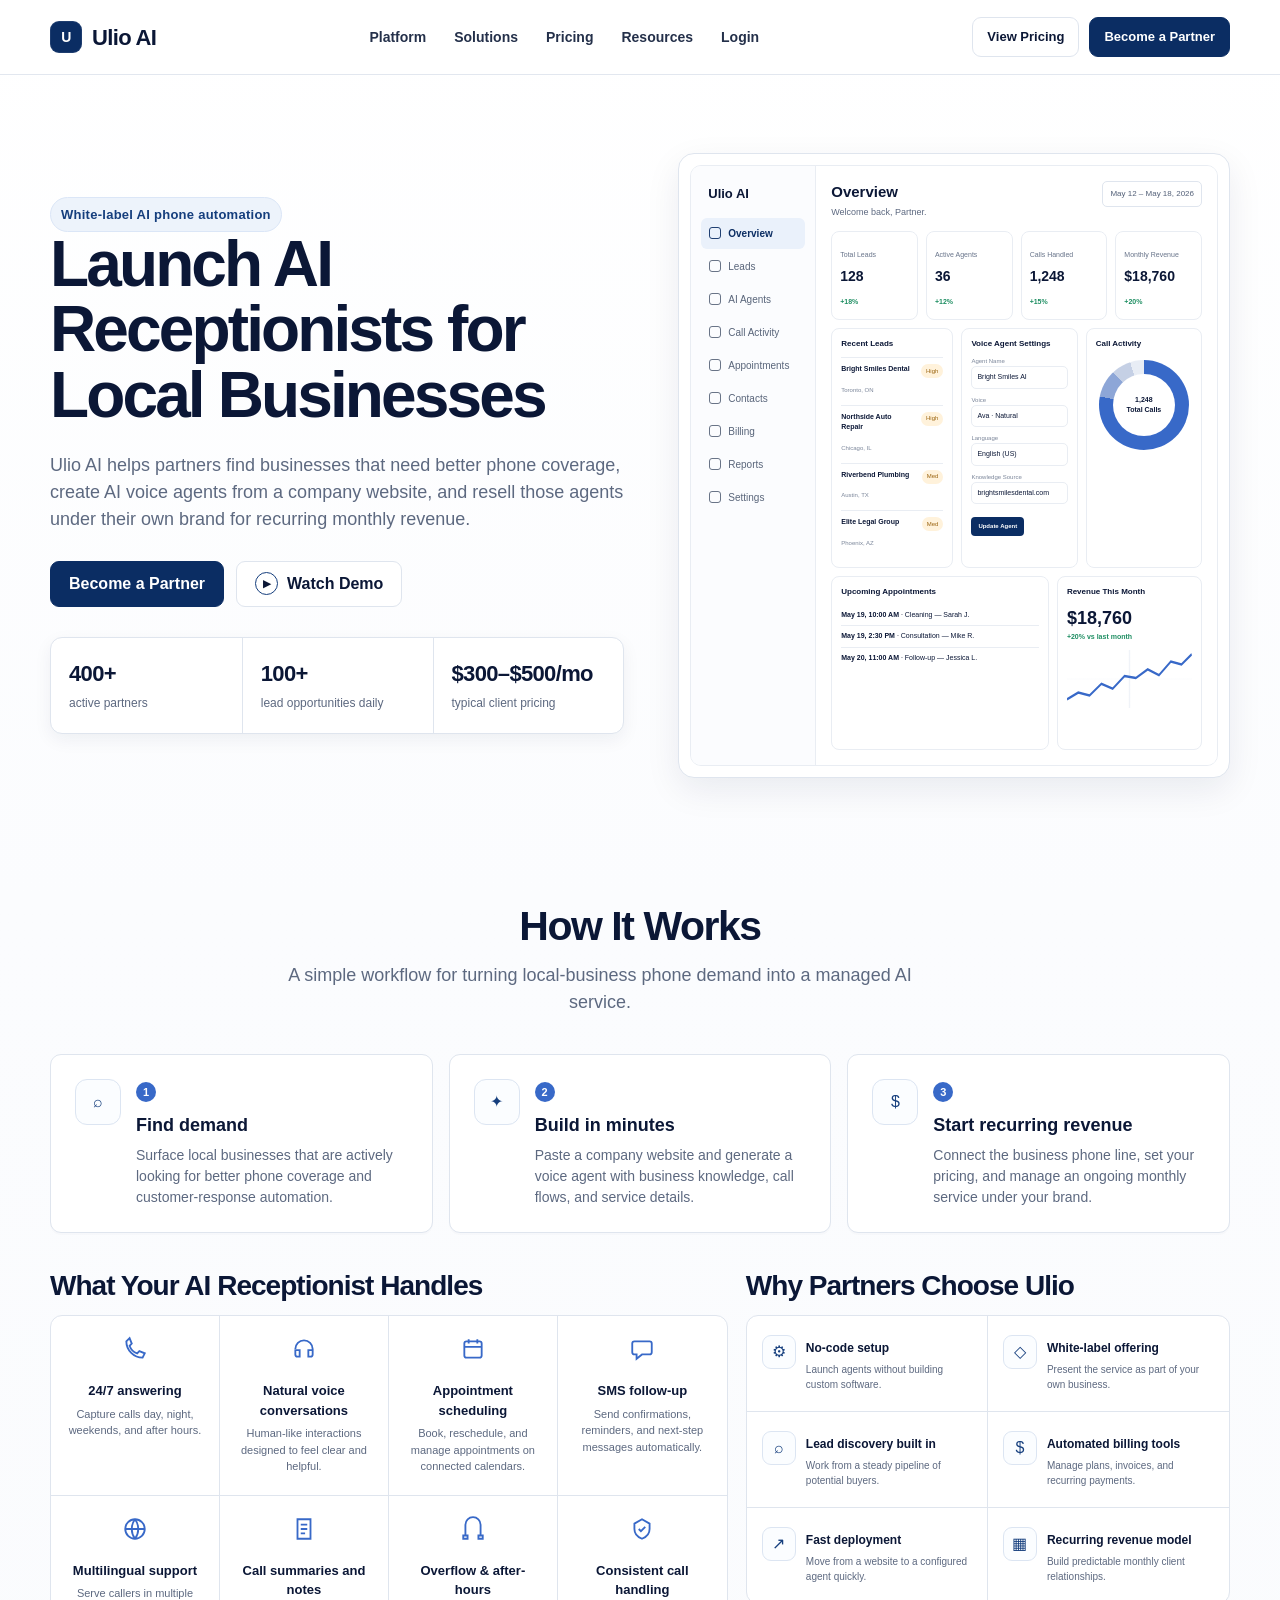
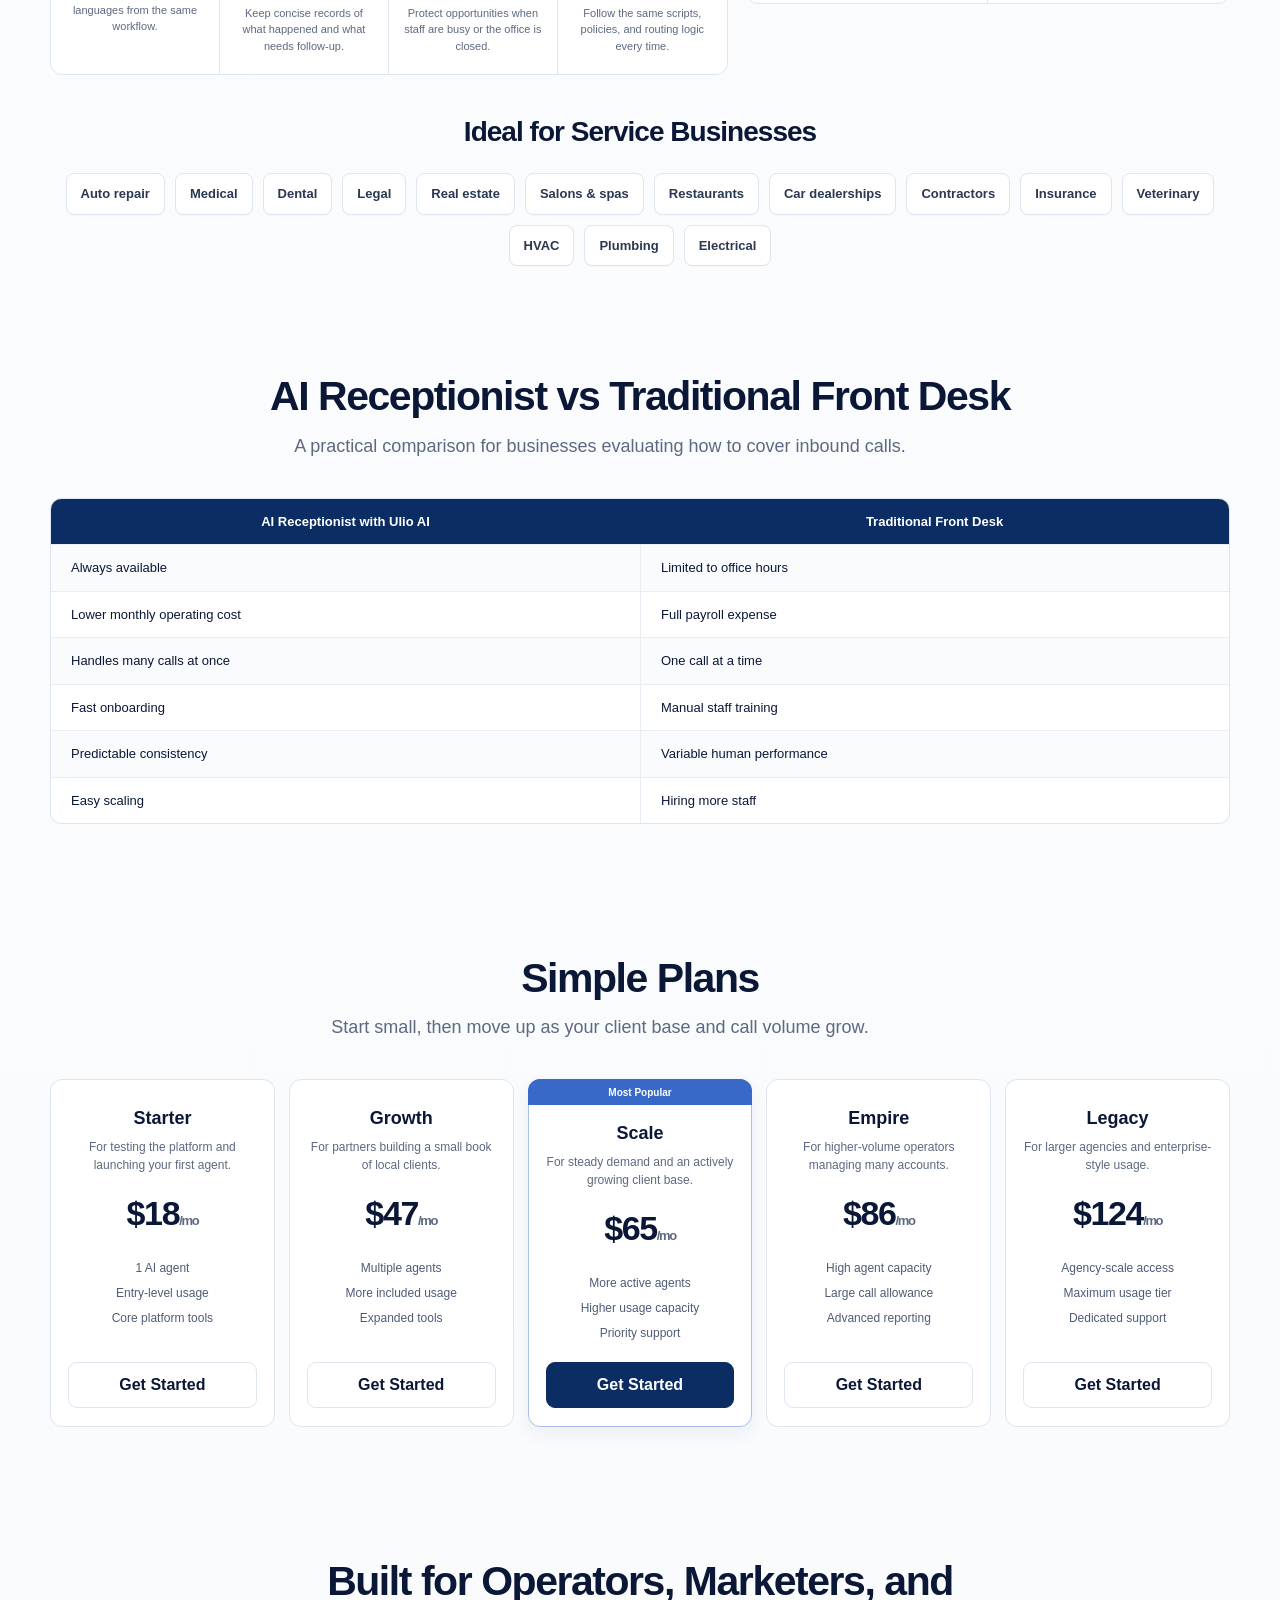
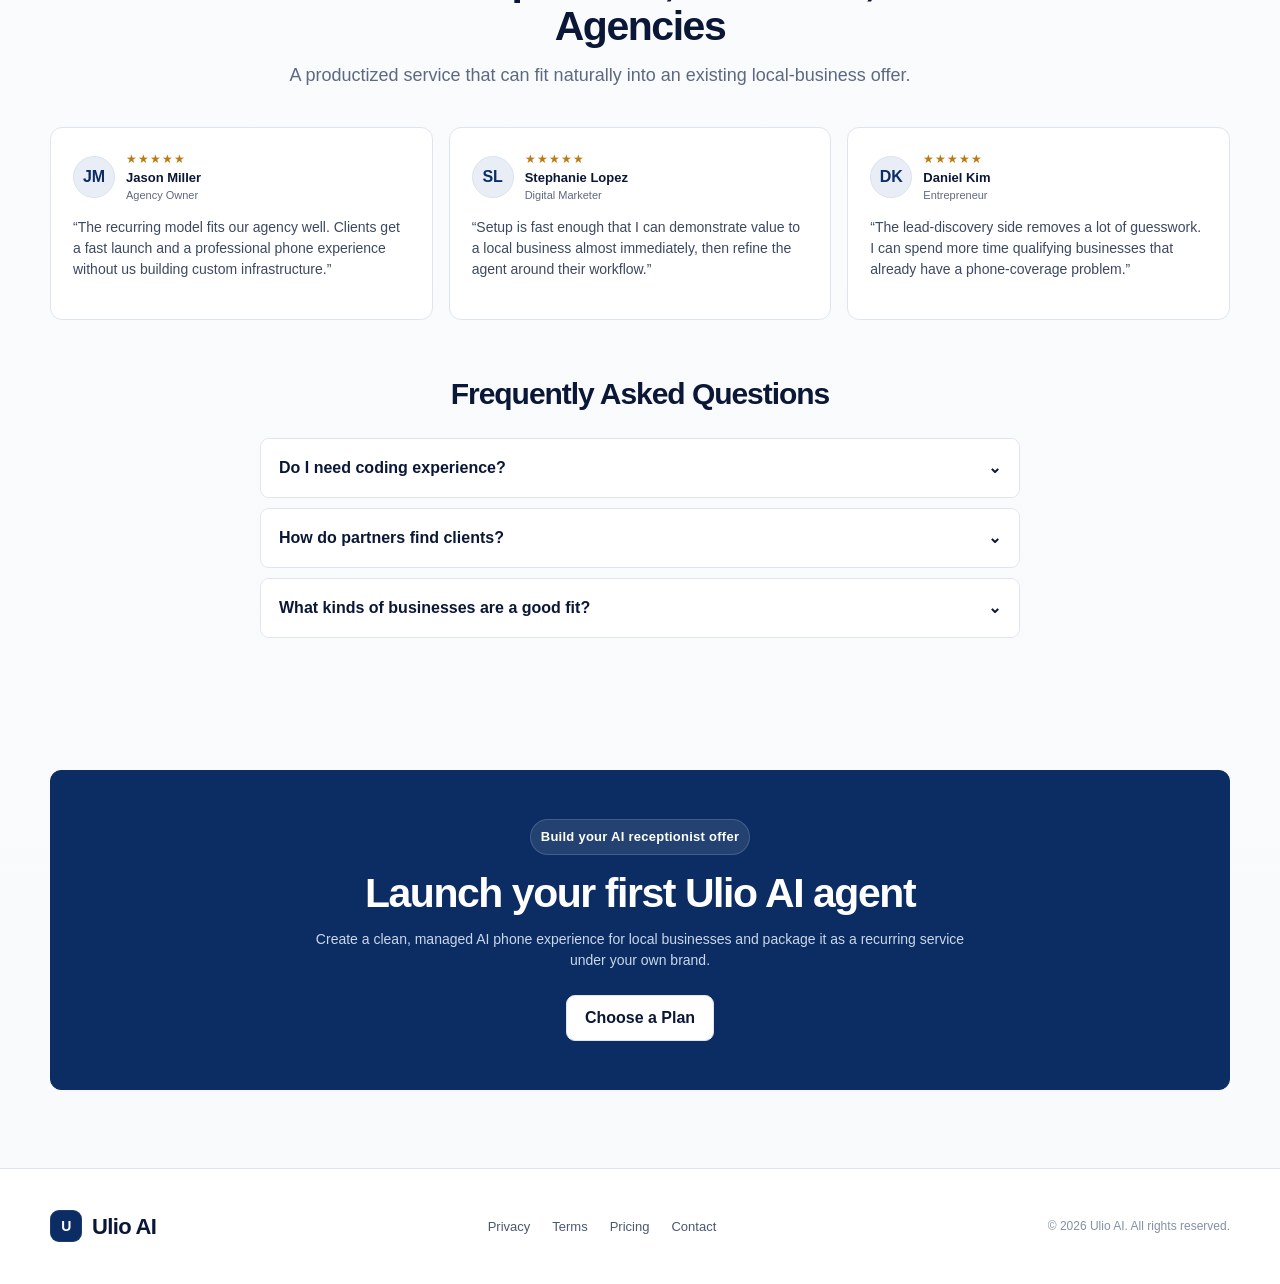
<file: uliodemo.html>
<!DOCTYPE html>
<html lang="en">
<head>
  <meta charset="UTF-8" />
  <meta name="viewport" content="width=device-width, initial-scale=1.0" />
  <meta name="description" content="Ulio AI — launch white-label AI receptionists for local businesses." />
  <title>Ulio AI — AI Receptionists for Local Businesses</title>
  <style>
    :root{
      --bg:#f8fafc;
      --surface:#ffffff;
      --surface-2:#f3f6fb;
      --ink:#0b1736;
      --muted:#5d6980;
      --line:#dfe5ee;
      --line-2:#e9edf3;
      --navy:#0b2d63;
      --navy-2:#153e7d;
      --blue:#3869c8;
      --green:#1e8e62;
      --amber:#bb7a14;
      --shadow:0 12px 35px rgba(12,30,61,.08);
      --shadow-sm:0 6px 18px rgba(12,30,61,.06);
      --radius:16px;
      --radius-sm:11px;
      --max:1180px;
    }
    *{box-sizing:border-box}
    html{scroll-behavior:smooth}
    body{
      margin:0;
      font-family:Inter, ui-sans-serif, -apple-system, BlinkMacSystemFont, "Segoe UI", Roboto, Arial, sans-serif;
      color:var(--ink);
      background:linear-gradient(180deg,#fff 0,#fbfcfe 20%,#f8fafc 100%);
      line-height:1.5;
      -webkit-font-smoothing:antialiased;
    }
    a{color:inherit;text-decoration:none}
    button,input{font:inherit}
    .container{width:min(calc(100% - 40px),var(--max));margin:auto}
    .section{padding:78px 0}
    .section.compact{padding:54px 0}
    .eyebrow{
      display:inline-flex;align-items:center;gap:8px;
      font-size:13px;font-weight:700;letter-spacing:.02em;
      color:var(--navy-2);
      background:#edf3fb;border:1px solid #dbe6f7;
      padding:7px 10px;border-radius:999px;
    }
    h1,h2,h3,p{margin-top:0}
    h1{
      font-size:clamp(42px,5vw,72px);
      line-height:1.02;
      letter-spacing:-.045em;
      margin-bottom:24px;
      max-width:720px;
    }
    h2{
      font-size:clamp(30px,3.2vw,44px);
      line-height:1.08;
      letter-spacing:-.035em;
      margin-bottom:14px;
    }
    h3{font-size:18px;margin-bottom:6px}
    .subhead{
      color:var(--muted);
      font-size:18px;
      max-width:680px;
    }
    .section-head{
      text-align:center;
      max-width:760px;
      margin:0 auto 38px;
    }

    /* nav */
    .nav{
      position:sticky;top:0;z-index:50;
      background:rgba(255,255,255,.88);
      backdrop-filter:blur(14px);
      border-bottom:1px solid rgba(223,229,238,.9);
    }
    .nav-inner{
      height:74px;display:flex;align-items:center;justify-content:space-between;gap:24px;
    }
    .brand{
      display:flex;align-items:center;gap:10px;
      font-weight:800;font-size:22px;letter-spacing:-.03em;
    }
    .brand-mark{
      width:32px;height:32px;border-radius:9px;
      display:grid;place-items:center;
      background:var(--navy);color:#fff;
      font-size:14px;font-weight:800;
      box-shadow:inset 0 0 0 1px rgba(255,255,255,.08);
    }
    .nav-links{display:flex;align-items:center;gap:28px;font-size:14px;font-weight:600;color:#24304a}
    .nav-actions{display:flex;gap:10px;align-items:center}
    .btn{
      display:inline-flex;align-items:center;justify-content:center;gap:9px;
      min-height:46px;padding:0 18px;border-radius:9px;
      border:1px solid var(--line);
      background:#fff;color:var(--ink);font-weight:700;
      cursor:pointer;transition:.2s ease;box-shadow:none;
    }
    .btn:hover{transform:translateY(-1px);box-shadow:var(--shadow-sm)}
    .btn.primary{background:var(--navy);border-color:var(--navy);color:#fff}
    .btn.ghost{background:#fff}
    .btn.small{min-height:40px;padding:0 14px;font-size:13px}
    .menu-btn{display:none}

    /* hero */
    .hero{padding:78px 0 72px}
    .hero-grid{display:grid;grid-template-columns:1.02fr .98fr;gap:54px;align-items:center}
    .hero-copy .subhead{max-width:650px}
    .hero-actions{display:flex;gap:12px;margin:28px 0 30px;flex-wrap:wrap}
    .play{
      width:23px;height:23px;border:1.5px solid var(--navy-2);border-radius:50%;
      display:grid;place-items:center;font-size:10px;padding-left:1px
    }
    .stat-row{
      display:grid;grid-template-columns:repeat(3,1fr);
      border:1px solid var(--line);border-radius:12px;background:#fff;
      box-shadow:var(--shadow-sm);overflow:hidden;
      max-width:650px;
    }
    .stat{padding:19px 18px;min-height:86px}
    .stat+.stat{border-left:1px solid var(--line)}
    .stat strong{display:block;font-size:22px;letter-spacing:-.03em}
    .stat span{font-size:12px;color:var(--muted)}
    .dashboard{
      background:#fff;border:1px solid var(--line);
      border-radius:16px;box-shadow:var(--shadow);
      padding:11px;overflow:hidden;
    }
    .dash-shell{
      display:grid;grid-template-columns:125px 1fr;min-height:500px;
      border:1px solid var(--line-2);border-radius:11px;overflow:hidden;
    }
    .dash-sidebar{
      background:#fbfcfe;border-right:1px solid var(--line-2);padding:14px 10px;
    }
    .dash-logo{font-weight:800;font-size:13px;margin:4px 7px 14px}
    .dash-link{
      display:flex;align-items:center;gap:7px;font-size:10px;color:#59657a;
      padding:8px 8px;border-radius:6px;margin:2px 0;
    }
    .dash-link.active{background:#eaf1fb;color:var(--navy);font-weight:700}
    .mini-icon{width:12px;height:12px;border:1.5px solid currentColor;border-radius:3px;opacity:.9}
    .dash-main{padding:15px;background:#fff}
    .dash-top{display:flex;justify-content:space-between;align-items:flex-start;margin-bottom:12px}
    .dash-top h3{font-size:15px;margin:0}
    .dash-top p{font-size:9px;color:var(--muted);margin:2px 0 0}
    .date-chip{font-size:8px;border:1px solid var(--line);border-radius:5px;padding:6px 7px;color:#536078}
    .kpis{display:grid;grid-template-columns:repeat(4,1fr);gap:8px}
    .kpi,.panel{
      border:1px solid var(--line-2);border-radius:8px;background:#fff;
    }
    .kpi{padding:8px}
    .kpi small{font-size:7px;color:#68748a}
    .kpi b{display:block;font-size:14px;margin-top:2px}
    .delta{font-size:7px;color:var(--green);font-weight:700}
    .dash-panels{display:grid;grid-template-columns:1.05fr 1fr 1fr;gap:8px;margin-top:8px}
    .panel{padding:9px;min-height:174px}
    .panel-title{font-size:8px;font-weight:800;margin-bottom:7px}
    .lead-item{
      display:flex;justify-content:space-between;gap:6px;
      border-top:1px solid var(--line-2);padding:6px 0;
    }
    .lead-item:first-of-type{border-top:0}
    .lead-item b{display:block;font-size:7px}
    .lead-item span{font-size:6px;color:#7a8599}
    .badge{height:14px;padding:0 5px;border-radius:99px;background:#fff2db;color:#9a6410;font-size:6px;display:flex;align-items:center}
    .form-row{margin-bottom:7px}
    .form-row label{display:block;font-size:6px;color:#7a8599}
    .fake-input{font-size:7px;border:1px solid var(--line-2);padding:5px;border-radius:5px}
    .mini-btn{font-size:6px;font-weight:700;color:#fff;background:var(--navy);padding:5px 7px;border-radius:4px;display:inline-block}
    .donut{
      width:90px;height:90px;border-radius:50%;
      background:conic-gradient(var(--blue) 0 78%,#8da6d7 78% 88%,#c5d0e5 88% 95%,#e8edf5 95%);
      margin:10px auto;position:relative;
    }
    .donut:after{
      content:"1,248\A Total Calls";white-space:pre;position:absolute;inset:14px;
      border-radius:50%;background:#fff;display:grid;place-items:center;text-align:center;
      font-size:7px;font-weight:800;color:var(--ink);
    }
    .dash-bottom{display:grid;grid-template-columns:1.2fr .8fr;gap:8px;margin-top:8px}
    .appointments{display:flex;flex-direction:column;gap:5px}
    .appt{font-size:7px;border-top:1px solid var(--line-2);padding-top:5px}
    .appt:first-child{border-top:0}
    .revenue strong{font-size:18px}
    .chart{
      height:58px;margin-top:8px;border-radius:6px;
      background:
        linear-gradient(180deg,transparent 49%,#eef2f7 50%,transparent 51%),
        linear-gradient(90deg,transparent 49%,#f0f3f8 50%,transparent 51%);
      position:relative;overflow:hidden;
    }
    .chart svg{position:absolute;inset:0;width:100%;height:100%}

    /* cards */
    .cards-3{display:grid;grid-template-columns:repeat(3,1fr);gap:16px}
    .card{
      background:var(--surface);border:1px solid var(--line);border-radius:var(--radius-sm);
      padding:24px;box-shadow:0 2px 0 rgba(12,30,61,.015);
    }
    .step-card{display:grid;grid-template-columns:46px 1fr;gap:15px;align-items:start}
    .icon-box{
      width:46px;height:46px;border-radius:12px;border:1px solid #dce5f2;
      display:grid;place-items:center;color:var(--navy-2);background:#fbfdff;
    }
    .step-num{
      display:inline-grid;place-items:center;width:20px;height:20px;border-radius:50%;
      color:#fff;background:var(--blue);font-size:11px;font-weight:800;margin-bottom:10px;
    }
    .card p{color:var(--muted);font-size:14px;margin-bottom:0}
    .feature-wrap{display:grid;grid-template-columns:1.4fr 1fr;gap:18px;margin-top:38px}
    .feature-grid{display:grid;grid-template-columns:repeat(4,1fr);border:1px solid var(--line);border-radius:12px;overflow:hidden;background:#fff}
    .feature{
      padding:20px 15px;min-height:155px;text-align:center;border-right:1px solid var(--line);border-bottom:1px solid var(--line)
    }
    .feature:nth-child(4n){border-right:0}
    .feature:nth-last-child(-n+4){border-bottom:0}
    .feature svg{width:26px;height:26px;margin-bottom:12px;stroke:var(--blue)}
    .feature b{display:block;font-size:13px}
    .feature span{display:block;font-size:11px;color:var(--muted);margin-top:5px}
    .benefits{display:grid;grid-template-columns:1fr 1fr;border:1px solid var(--line);border-radius:12px;overflow:hidden;background:#fff}
    .benefit{display:grid;grid-template-columns:34px 1fr;gap:10px;padding:19px 15px;border-bottom:1px solid var(--line)}
    .benefit:nth-child(odd){border-right:1px solid var(--line)}
    .benefit:nth-last-child(-n+2){border-bottom:0}
    .benefit .icon-box{width:34px;height:34px;border-radius:9px}
    .benefit b{font-size:12px}
    .benefit span{display:block;font-size:10px;color:var(--muted);margin-top:3px}

    .industries{display:flex;gap:10px;flex-wrap:wrap;justify-content:center;margin-top:26px}
    .industry{
      padding:10px 14px;border:1px solid var(--line);background:#fff;border-radius:8px;
      font-size:13px;font-weight:700;color:#2b3851;box-shadow:0 1px 0 rgba(12,30,61,.02)
    }

    /* comparison */
    .comparison{
      overflow:hidden;border:1px solid var(--line);border-radius:11px;background:#fff;margin-top:28px
    }
    .comp-row{display:grid;grid-template-columns:1fr 1fr}
    .comp-row>div{padding:13px 20px;font-size:13px;border-top:1px solid var(--line-2)}
    .comp-row>div+div{border-left:1px solid var(--line-2)}
    .comp-head{background:var(--navy);color:#fff;font-weight:800}
    .comp-head>div{border:0!important;text-align:center}
    .comp-row:nth-child(even):not(.comp-head){background:#f9fbfd}

    /* pricing */
    .pricing-grid{display:grid;grid-template-columns:repeat(5,1fr);gap:14px;align-items:stretch}
    .price-card{
      position:relative;background:#fff;border:1px solid var(--line);border-radius:12px;
      padding:25px 17px 18px;text-align:center;display:flex;flex-direction:column;
      min-height:330px;
    }
    .price-card.popular{border-color:#a9bfeb;box-shadow:var(--shadow-sm)}
    .popular-tag{
      position:absolute;left:-1px;right:-1px;top:-1px;height:26px;
      border-radius:12px 12px 0 0;background:var(--blue);color:#fff;
      font-size:10px;font-weight:800;display:grid;place-items:center;
    }
    .price-card.popular{padding-top:40px}
    .price-card h3{font-size:18px}
    .price-card .desc{font-size:12px;color:var(--muted);min-height:38px}
    .price{font-size:34px;font-weight:800;letter-spacing:-.04em;margin:12px 0}
    .price small{font-size:13px;color:var(--muted);font-weight:700}
    .price-list{font-size:12px;color:#4e5c75;display:flex;flex-direction:column;gap:7px;margin:8px 0 20px}
    .price-card .btn{margin-top:auto}

    /* testimonials */
    .testimonials{display:grid;grid-template-columns:repeat(3,1fr);gap:16px}
    .testimonial{background:#fff;border:1px solid var(--line);border-radius:12px;padding:22px}
    .person{display:flex;gap:11px;align-items:center;margin-bottom:13px}
    .avatar{
      width:42px;height:42px;border-radius:50%;display:grid;place-items:center;
      font-weight:800;background:#e9eef6;color:var(--navy);border:1px solid #dce3ee;
    }
    .stars{letter-spacing:1px;color:#bb7a14;font-size:12px}
    .quote{font-size:14px;color:#3c4961;margin-bottom:17px}
    .person-name{font-weight:800;font-size:13px}
    .role{font-size:11px;color:var(--muted)}
    .faq{max-width:760px;margin:28px auto 0;display:flex;flex-direction:column;gap:10px}
    .faq-item{
      border:1px solid var(--line);border-radius:9px;background:#fff;overflow:hidden
    }
    .faq-q{
      width:100%;border:0;background:#fff;padding:17px 18px;text-align:left;
      display:flex;justify-content:space-between;align-items:center;font-weight:800;color:var(--ink);cursor:pointer
    }
    .faq-a{display:none;padding:0 18px 18px;color:var(--muted);font-size:14px}
    .faq-item.open .faq-a{display:block}
    .faq-item.open .chev{transform:rotate(180deg)}
    .chev{transition:.2s}
    footer{border-top:1px solid var(--line);background:#fff}
    .footer-inner{min-height:115px;display:flex;justify-content:space-between;gap:25px;align-items:center}
    .footer-links{display:flex;gap:22px;font-size:13px;color:#4b5870}
    .copyright{font-size:12px;color:#8590a3}

    @media(max-width:1050px){
      .hero-grid{grid-template-columns:1fr}
      .dashboard{max-width:760px;margin:0 auto}
      .feature-wrap{grid-template-columns:1fr}
      .pricing-grid{grid-template-columns:repeat(3,1fr)}
      .nav-links{display:none}
      .menu-btn{display:inline-flex}
    }
    @media(max-width:760px){
      .container{width:min(calc(100% - 28px),var(--max))}
      .section{padding:58px 0}
      .hero{padding-top:52px}
      .nav-actions .ghost,.nav-actions .primary{display:none}
      .stat-row{grid-template-columns:1fr}
      .stat+.stat{border-left:0;border-top:1px solid var(--line)}
      .cards-3{grid-template-columns:1fr}
      .feature-grid{grid-template-columns:repeat(2,1fr)}
      .feature:nth-child(2n){border-right:0}
      .feature:nth-child(4n){border-right:0}
      .feature:nth-last-child(-n+4){border-bottom:1px solid var(--line)}
      .feature:nth-last-child(-n+2){border-bottom:0}
      .benefits{grid-template-columns:1fr}
      .benefit:nth-child(odd){border-right:0}
      .benefit:nth-last-child(-n+2){border-bottom:1px solid var(--line)}
      .benefit:last-child{border-bottom:0}
      .pricing-grid{grid-template-columns:1fr}
      .testimonials{grid-template-columns:1fr}
      .comp-row>div{padding:11px 12px;font-size:11px}
      .dash-shell{grid-template-columns:84px 1fr}
      .dash-sidebar{padding:10px 6px}
      .dash-link{font-size:8px;padding:7px 5px}
      .dash-main{padding:10px}
      .kpis{grid-template-columns:repeat(2,1fr)}
      .dash-panels{grid-template-columns:1fr}
      .dash-bottom{grid-template-columns:1fr}
      .footer-inner{flex-direction:column;align-items:flex-start;padding:28px 0}
      .footer-links{flex-wrap:wrap}
    }
  </style>
</head>
<body>
  <header class="nav">
    <div class="container nav-inner">
      <a class="brand" href="#top">
        <span class="brand-mark">U</span>
        <span>Ulio AI</span>
      </a>
      <nav class="nav-links" aria-label="Main navigation">
        <a href="#platform">Platform</a>
        <a href="#solutions">Solutions</a>
        <a href="#pricing">Pricing</a>
        <a href="#resources">Resources</a>
        <a href="#login">Login</a>
      </nav>
      <div class="nav-actions">
        <a class="btn ghost small" href="#pricing">View Pricing</a>
        <a class="btn primary small" href="#cta">Become a Partner</a>
        <button class="btn small menu-btn" id="menuBtn" aria-label="Open menu">Menu</button>
      </div>
    </div>
  </header>

  <main id="top">
    <section class="hero">
      <div class="container hero-grid">
        <div class="hero-copy">
          <span class="eyebrow">White-label AI phone automation</span>
          <h1>Launch AI Receptionists for Local Businesses</h1>
          <p class="subhead">
            Ulio AI helps partners find businesses that need better phone coverage, create AI voice agents from a company website, and resell those agents under their own brand for recurring monthly revenue.
          </p>
          <div class="hero-actions">
            <a class="btn primary" href="#cta">Become a Partner</a>
            <a class="btn ghost" href="#platform"><span class="play">▶</span> Watch Demo</a>
          </div>
          <div class="stat-row" aria-label="Key stats">
            <div class="stat"><strong>400+</strong><span>active partners</span></div>
            <div class="stat"><strong>100+</strong><span>lead opportunities daily</span></div>
            <div class="stat"><strong>$300–$500/mo</strong><span>typical client pricing</span></div>
          </div>
        </div>

        <div class="dashboard" aria-label="Ulio product dashboard mockup">
          <div class="dash-shell">
            <aside class="dash-sidebar">
              <div class="dash-logo">Ulio AI</div>
              <div class="dash-link active"><span class="mini-icon"></span>Overview</div>
              <div class="dash-link"><span class="mini-icon"></span>Leads</div>
              <div class="dash-link"><span class="mini-icon"></span>AI Agents</div>
              <div class="dash-link"><span class="mini-icon"></span>Call Activity</div>
              <div class="dash-link"><span class="mini-icon"></span>Appointments</div>
              <div class="dash-link"><span class="mini-icon"></span>Contacts</div>
              <div class="dash-link"><span class="mini-icon"></span>Billing</div>
              <div class="dash-link"><span class="mini-icon"></span>Reports</div>
              <div class="dash-link"><span class="mini-icon"></span>Settings</div>
            </aside>
            <div class="dash-main">
              <div class="dash-top">
                <div><h3>Overview</h3><p>Welcome back, Partner.</p></div>
                <div class="date-chip">May 12 – May 18, 2026</div>
              </div>
              <div class="kpis">
                <div class="kpi"><small>Total Leads</small><b>128</b><span class="delta">+18%</span></div>
                <div class="kpi"><small>Active Agents</small><b>36</b><span class="delta">+12%</span></div>
                <div class="kpi"><small>Calls Handled</small><b>1,248</b><span class="delta">+15%</span></div>
                <div class="kpi"><small>Monthly Revenue</small><b>$18,760</b><span class="delta">+20%</span></div>
              </div>

              <div class="dash-panels">
                <div class="panel">
                  <div class="panel-title">Recent Leads</div>
                  <div class="lead-item"><div><b>Bright Smiles Dental</b><span>Toronto, ON</span></div><div class="badge">High</div></div>
                  <div class="lead-item"><div><b>Northside Auto Repair</b><span>Chicago, IL</span></div><div class="badge">High</div></div>
                  <div class="lead-item"><div><b>Riverbend Plumbing</b><span>Austin, TX</span></div><div class="badge">Med</div></div>
                  <div class="lead-item"><div><b>Elite Legal Group</b><span>Phoenix, AZ</span></div><div class="badge">Med</div></div>
                </div>
                <div class="panel">
                  <div class="panel-title">Voice Agent Settings</div>
                  <div class="form-row"><label>Agent Name</label><div class="fake-input">Bright Smiles AI</div></div>
                  <div class="form-row"><label>Voice</label><div class="fake-input">Ava · Natural</div></div>
                  <div class="form-row"><label>Language</label><div class="fake-input">English (US)</div></div>
                  <div class="form-row"><label>Knowledge Source</label><div class="fake-input">brightsmilesdental.com</div></div>
                  <span class="mini-btn">Update Agent</span>
                </div>
                <div class="panel">
                  <div class="panel-title">Call Activity</div>
                  <div class="donut"></div>
                </div>
              </div>

              <div class="dash-bottom">
                <div class="panel">
                  <div class="panel-title">Upcoming Appointments</div>
                  <div class="appointments">
                    <div class="appt"><b>May 19, 10:00 AM</b> · Cleaning — Sarah J.</div>
                    <div class="appt"><b>May 19, 2:30 PM</b> · Consultation — Mike R.</div>
                    <div class="appt"><b>May 20, 11:00 AM</b> · Follow-up — Jessica L.</div>
                  </div>
                </div>
                <div class="panel revenue">
                  <div class="panel-title">Revenue This Month</div>
                  <strong>$18,760</strong><div class="delta">+20% vs last month</div>
                  <div class="chart">
                    <svg viewBox="0 0 200 60" preserveAspectRatio="none" aria-hidden="true">
                      <polyline points="0,51 18,44 36,47 55,35 73,40 92,27 110,29 129,20 147,26 166,12 183,15 200,4" fill="none" stroke="#3869c8" stroke-width="2.5"/>
                    </svg>
                  </div>
                </div>
              </div>
            </div>
          </div>
        </div>
      </div>
    </section>

    <section class="section compact" id="platform">
      <div class="container">
        <div class="section-head">
          <h2>How It Works</h2>
          <p class="subhead">A simple workflow for turning local-business phone demand into a managed AI service.</p>
        </div>
        <div class="cards-3">
          <article class="card step-card">
            <div class="icon-box">⌕</div>
            <div><span class="step-num">1</span><h3>Find demand</h3><p>Surface local businesses that are actively looking for better phone coverage and customer-response automation.</p></div>
          </article>
          <article class="card step-card">
            <div class="icon-box">✦</div>
            <div><span class="step-num">2</span><h3>Build in minutes</h3><p>Paste a company website and generate a voice agent with business knowledge, call flows, and service details.</p></div>
          </article>
          <article class="card step-card">
            <div class="icon-box">$</div>
            <div><span class="step-num">3</span><h3>Start recurring revenue</h3><p>Connect the business phone line, set your pricing, and manage an ongoing monthly service under your brand.</p></div>
          </article>
        </div>

        <div class="feature-wrap" id="solutions">
          <div>
            <h2 style="font-size:28px">What Your AI Receptionist Handles</h2>
            <div class="feature-grid">
              <div class="feature"><svg viewBox="0 0 24 24" fill="none"><path d="M4 5c0 8 7 15 15 15l2-4-5-2-2 2c-3-1-6-4-7-7l2-2-2-5-3 3z" stroke-width="1.7"/></svg><b>24/7 answering</b><span>Capture calls day, night, weekends, and after hours.</span></div>
              <div class="feature"><svg viewBox="0 0 24 24" fill="none"><path d="M4 12a8 8 0 0 1 16 0v5a2 2 0 0 1-2 2h-2v-6h4M4 13h4v6H6a2 2 0 0 1-2-2v-4z" stroke-width="1.7"/></svg><b>Natural voice conversations</b><span>Human-like interactions designed to feel clear and helpful.</span></div>
              <div class="feature"><svg viewBox="0 0 24 24" fill="none"><rect x="4" y="5" width="16" height="15" rx="2" stroke-width="1.7"/><path d="M8 3v4M16 3v4M4 10h16" stroke-width="1.7"/></svg><b>Appointment scheduling</b><span>Book, reschedule, and manage appointments on connected calendars.</span></div>
              <div class="feature"><svg viewBox="0 0 24 24" fill="none"><path d="M5 5h14a2 2 0 0 1 2 2v8a2 2 0 0 1-2 2h-7l-5 4v-4H5a2 2 0 0 1-2-2V7a2 2 0 0 1 2-2z" stroke-width="1.7"/></svg><b>SMS follow-up</b><span>Send confirmations, reminders, and next-step messages automatically.</span></div>
              <div class="feature"><svg viewBox="0 0 24 24" fill="none"><circle cx="12" cy="12" r="9" stroke-width="1.7"/><path d="M3 12h18M12 3a15 15 0 0 1 0 18M12 3a15 15 0 0 0 0 18" stroke-width="1.7"/></svg><b>Multilingual support</b><span>Serve callers in multiple languages from the same workflow.</span></div>
              <div class="feature"><svg viewBox="0 0 24 24" fill="none"><path d="M6 3h12v18H6zM9 8h6M9 12h6M9 16h4" stroke-width="1.7"/></svg><b>Call summaries and notes</b><span>Keep concise records of what happened and what needs follow-up.</span></div>
              <div class="feature"><svg viewBox="0 0 24 24" fill="none"><path d="M5 18V8a7 7 0 0 1 14 0v10M3 18h4v3H3zM17 18h4v3h-4z" stroke-width="1.7"/></svg><b>Overflow & after-hours</b><span>Protect opportunities when staff are busy or the office is closed.</span></div>
              <div class="feature"><svg viewBox="0 0 24 24" fill="none"><path d="M12 3l7 4v5c0 4.5-3 7.5-7 9-4-1.5-7-4.5-7-9V7l7-4zM9 12l2 2 4-4" stroke-width="1.7"/></svg><b>Consistent call handling</b><span>Follow the same scripts, policies, and routing logic every time.</span></div>
            </div>
          </div>

          <div>
            <h2 style="font-size:28px">Why Partners Choose Ulio</h2>
            <div class="benefits">
              <div class="benefit"><div class="icon-box">⚙</div><div><b>No-code setup</b><span>Launch agents without building custom software.</span></div></div>
              <div class="benefit"><div class="icon-box">◇</div><div><b>White-label offering</b><span>Present the service as part of your own business.</span></div></div>
              <div class="benefit"><div class="icon-box">⌕</div><div><b>Lead discovery built in</b><span>Work from a steady pipeline of potential buyers.</span></div></div>
              <div class="benefit"><div class="icon-box">$</div><div><b>Automated billing tools</b><span>Manage plans, invoices, and recurring payments.</span></div></div>
              <div class="benefit"><div class="icon-box">↗</div><div><b>Fast deployment</b><span>Move from a website to a configured agent quickly.</span></div></div>
              <div class="benefit"><div class="icon-box">▦</div><div><b>Recurring revenue model</b><span>Build predictable monthly client relationships.</span></div></div>
            </div>
          </div>
        </div>

        <div style="margin-top:42px">
          <div class="section-head" style="margin-bottom:18px">
            <h2 style="font-size:28px">Ideal for Service Businesses</h2>
          </div>
          <div class="industries">
            <span class="industry">Auto repair</span><span class="industry">Medical</span><span class="industry">Dental</span>
            <span class="industry">Legal</span><span class="industry">Real estate</span><span class="industry">Salons & spas</span>
            <span class="industry">Restaurants</span><span class="industry">Car dealerships</span><span class="industry">Contractors</span>
            <span class="industry">Insurance</span><span class="industry">Veterinary</span><span class="industry">HVAC</span>
            <span class="industry">Plumbing</span><span class="industry">Electrical</span>
          </div>
        </div>
      </div>
    </section>

    <section class="section compact">
      <div class="container">
        <div class="section-head">
          <h2>AI Receptionist vs Traditional Front Desk</h2>
          <p class="subhead">A practical comparison for businesses evaluating how to cover inbound calls.</p>
        </div>
        <div class="comparison">
          <div class="comp-row comp-head"><div>AI Receptionist with Ulio AI</div><div>Traditional Front Desk</div></div>
          <div class="comp-row"><div>Always available</div><div>Limited to office hours</div></div>
          <div class="comp-row"><div>Lower monthly operating cost</div><div>Full payroll expense</div></div>
          <div class="comp-row"><div>Handles many calls at once</div><div>One call at a time</div></div>
          <div class="comp-row"><div>Fast onboarding</div><div>Manual staff training</div></div>
          <div class="comp-row"><div>Predictable consistency</div><div>Variable human performance</div></div>
          <div class="comp-row"><div>Easy scaling</div><div>Hiring more staff</div></div>
        </div>
      </div>
    </section>

    <section class="section" id="pricing">
      <div class="container">
        <div class="section-head">
          <h2>Simple Plans</h2>
          <p class="subhead">Start small, then move up as your client base and call volume grow.</p>
        </div>
        <div class="pricing-grid">
          <div class="price-card">
            <h3>Starter</h3><div class="desc">For testing the platform and launching your first agent.</div>
            <div class="price">$18<small>/mo</small></div>
            <div class="price-list"><span>1 AI agent</span><span>Entry-level usage</span><span>Core platform tools</span></div>
            <a class="btn" href="#cta">Get Started</a>
          </div>
          <div class="price-card">
            <h3>Growth</h3><div class="desc">For partners building a small book of local clients.</div>
            <div class="price">$47<small>/mo</small></div>
            <div class="price-list"><span>Multiple agents</span><span>More included usage</span><span>Expanded tools</span></div>
            <a class="btn" href="#cta">Get Started</a>
          </div>
          <div class="price-card popular">
            <div class="popular-tag">Most Popular</div>
            <h3>Scale</h3><div class="desc">For steady demand and an actively growing client base.</div>
            <div class="price">$65<small>/mo</small></div>
            <div class="price-list"><span>More active agents</span><span>Higher usage capacity</span><span>Priority support</span></div>
            <a class="btn primary" href="#cta">Get Started</a>
          </div>
          <div class="price-card">
            <h3>Empire</h3><div class="desc">For higher-volume operators managing many accounts.</div>
            <div class="price">$86<small>/mo</small></div>
            <div class="price-list"><span>High agent capacity</span><span>Large call allowance</span><span>Advanced reporting</span></div>
            <a class="btn" href="#cta">Get Started</a>
          </div>
          <div class="price-card">
            <h3>Legacy</h3><div class="desc">For larger agencies and enterprise-style usage.</div>
            <div class="price">$124<small>/mo</small></div>
            <div class="price-list"><span>Agency-scale access</span><span>Maximum usage tier</span><span>Dedicated support</span></div>
            <a class="btn" href="#cta">Get Started</a>
          </div>
        </div>
      </div>
    </section>

    <section class="section compact" id="resources">
      <div class="container">
        <div class="section-head">
          <h2>Built for Operators, Marketers, and Agencies</h2>
          <p class="subhead">A productized service that can fit naturally into an existing local-business offer.</p>
        </div>
        <div class="testimonials">
          <article class="testimonial">
            <div class="person"><div class="avatar">JM</div><div><div class="stars">★★★★★</div><div class="person-name">Jason Miller</div><div class="role">Agency Owner</div></div></div>
            <p class="quote">“The recurring model fits our agency well. Clients get a fast launch and a professional phone experience without us building custom infrastructure.”</p>
          </article>
          <article class="testimonial">
            <div class="person"><div class="avatar">SL</div><div><div class="stars">★★★★★</div><div class="person-name">Stephanie Lopez</div><div class="role">Digital Marketer</div></div></div>
            <p class="quote">“Setup is fast enough that I can demonstrate value to a local business almost immediately, then refine the agent around their workflow.”</p>
          </article>
          <article class="testimonial">
            <div class="person"><div class="avatar">DK</div><div><div class="stars">★★★★★</div><div class="person-name">Daniel Kim</div><div class="role">Entrepreneur</div></div></div>
            <p class="quote">“The lead-discovery side removes a lot of guesswork. I can spend more time qualifying businesses that already have a phone-coverage problem.”</p>
          </article>
        </div>

        <div class="section-head" style="margin-top:58px;margin-bottom:0">
          <h2 style="font-size:30px">Frequently Asked Questions</h2>
        </div>
        <div class="faq">
          <div class="faq-item">
            <button class="faq-q">Do I need coding experience?<span class="chev">⌄</span></button>
            <div class="faq-a">No. The concept is designed around configuring agents through a guided interface rather than building a voice stack from scratch.</div>
          </div>
          <div class="faq-item">
            <button class="faq-q">How do partners find clients?<span class="chev">⌄</span></button>
            <div class="faq-a">Partners can use Ulio’s lead-discovery workflow alongside their own prospecting, referrals, paid media, or existing customer base.</div>
          </div>
          <div class="faq-item">
            <button class="faq-q">What kinds of businesses are a good fit?<span class="chev">⌄</span></button>
            <div class="faq-a">Businesses that depend on inbound calls, appointments, estimates, or after-hours response are natural candidates.</div>
          </div>
        </div>
      </div>
    </section>

    <section class="section" id="cta">
      <div class="container">
        <div class="card" style="padding:48px;text-align:center;background:#0b2d63;color:#fff;border-color:#0b2d63">
          <span class="eyebrow" style="background:rgba(255,255,255,.1);border-color:rgba(255,255,255,.15);color:#fff">Build your AI receptionist offer</span>
          <h2 style="margin-top:16px">Launch your first Ulio AI agent</h2>
          <p style="color:#cbd7ea;max-width:650px;margin:0 auto 24px">Create a clean, managed AI phone experience for local businesses and package it as a recurring service under your own brand.</p>
          <a class="btn" href="#pricing">Choose a Plan</a>
        </div>
      </div>
    </section>
  </main>

  <footer id="login">
    <div class="container footer-inner">
      <div class="brand"><span class="brand-mark">U</span><span>Ulio AI</span></div>
      <div class="footer-links"><a href="#">Privacy</a><a href="#">Terms</a><a href="#pricing">Pricing</a><a href="mailto:hello@ulio.ai">Contact</a></div>
      <div class="copyright">© 2026 Ulio AI. All rights reserved.</div>
    </div>
  </footer>

  <script>
    document.querySelectorAll('.faq-q').forEach(btn => {
      btn.addEventListener('click', () => {
        const item = btn.closest('.faq-item');
        const wasOpen = item.classList.contains('open');
        document.querySelectorAll('.faq-item').forEach(i => i.classList.remove('open'));
        if (!wasOpen) item.classList.add('open');
      });
    });

    document.getElementById('menuBtn')?.addEventListener('click', () => {
      const links = ['Platform','#platform','Solutions','#solutions','Pricing','#pricing','Resources','#resources'];
      const current = document.getElementById('mobileMenu');
      if (current) { current.remove(); return; }
      const menu = document.createElement('div');
      menu.id = 'mobileMenu';
      menu.style.cssText = 'position:fixed;top:74px;left:14px;right:14px;background:white;border:1px solid #dfe5ee;border-radius:12px;box-shadow:0 15px 40px rgba(12,30,61,.12);padding:10px;z-index:60';
      for(let i=0;i<links.length;i+=2){
        const a=document.createElement('a');
        a.href=links[i+1];
        a.textContent=links[i];
        a.style.cssText='display:block;padding:13px 12px;font-weight:700;border-radius:8px';
        a.onclick=()=>menu.remove();
        menu.appendChild(a);
      }
      document.body.appendChild(menu);
    });
  </script>
</body>
</html>
</file>
